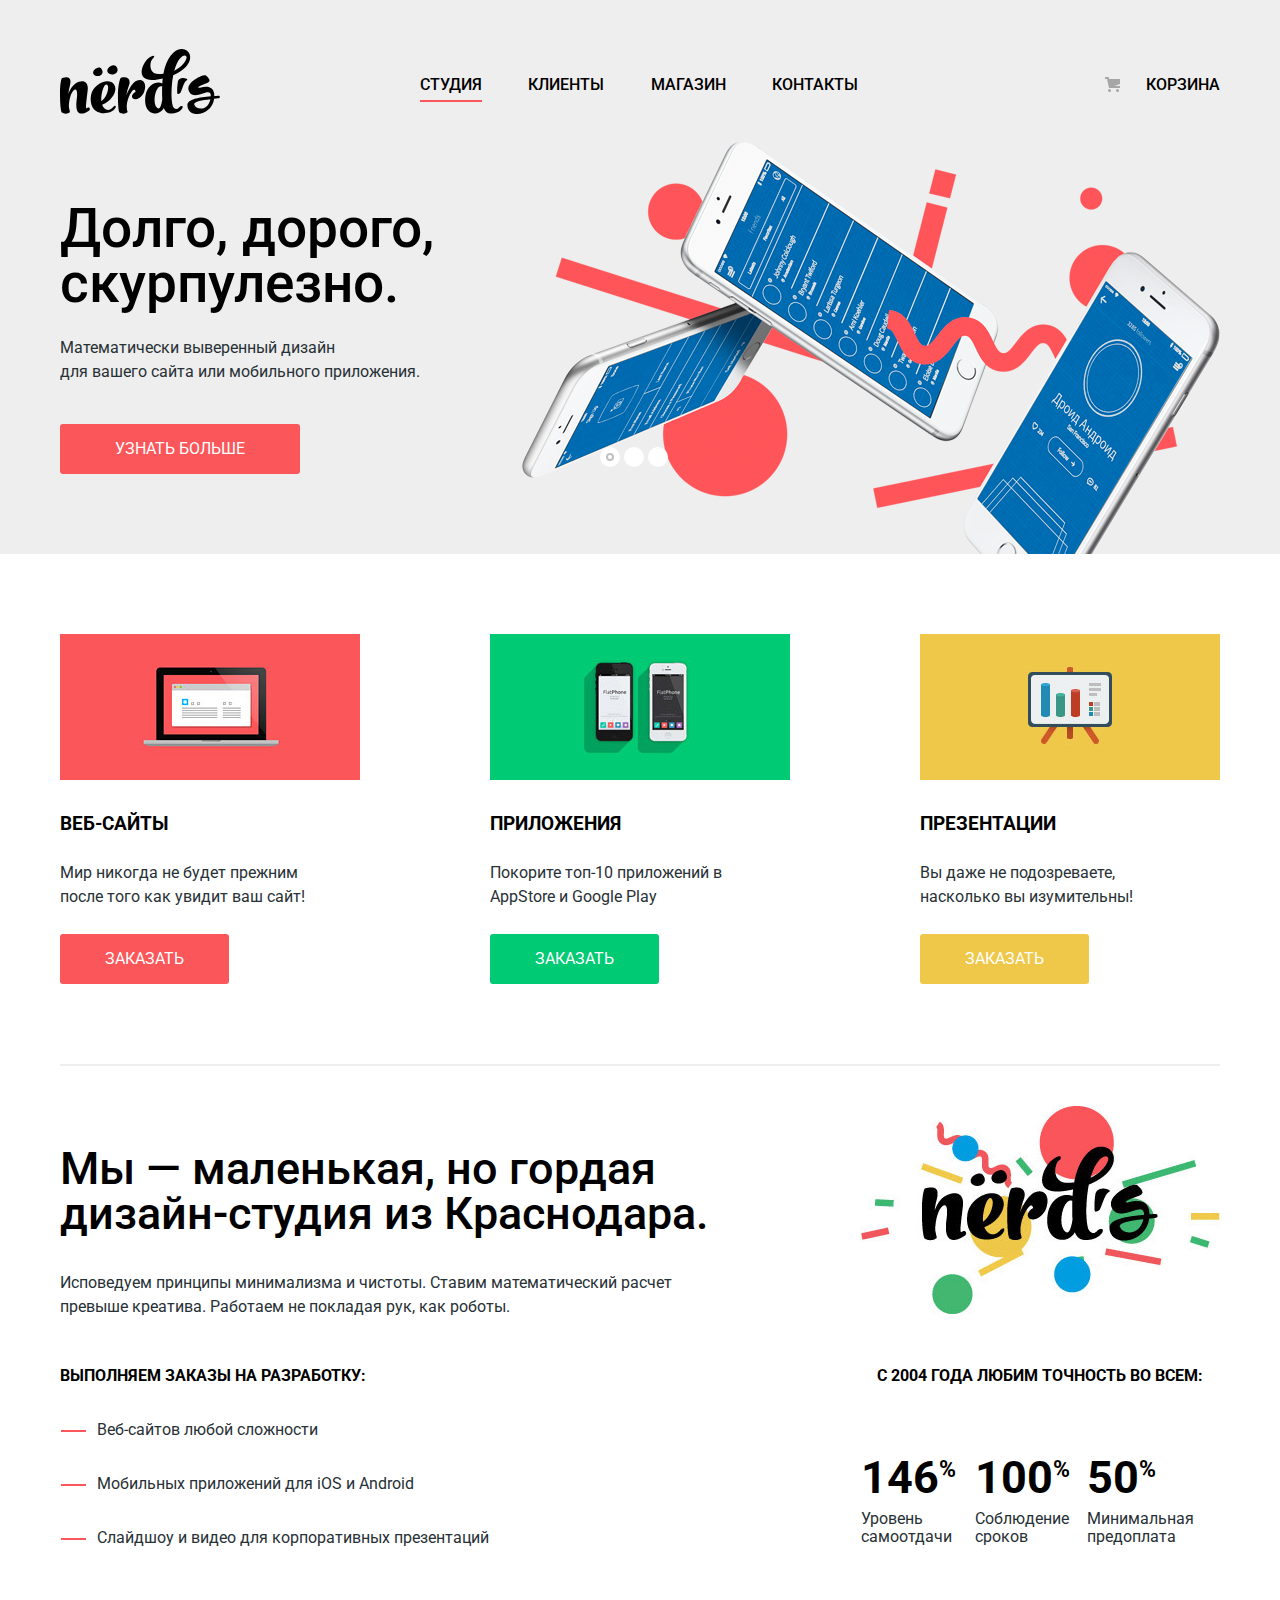
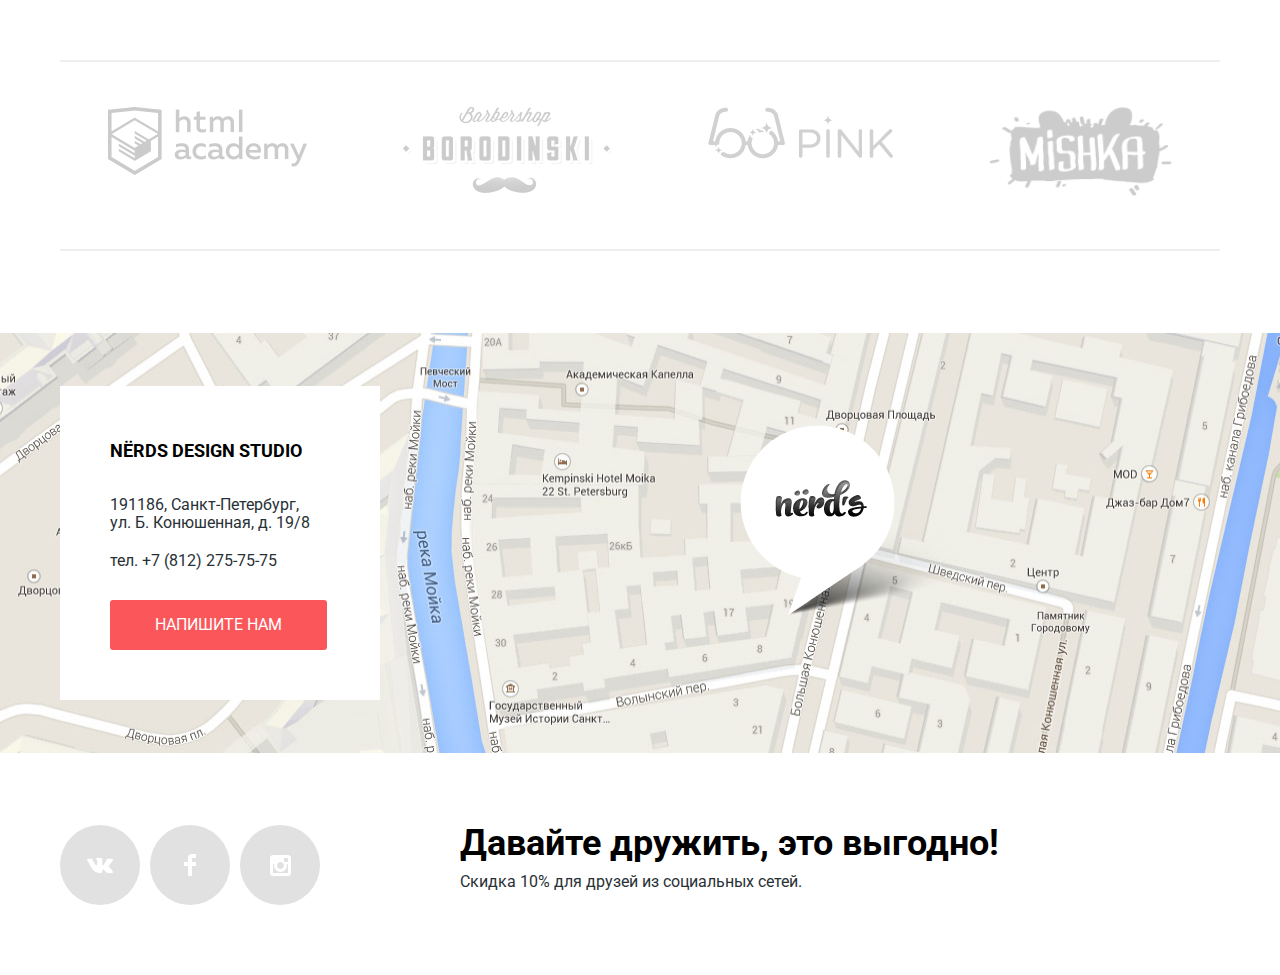
<file: index.html>
<!DOCTYPE html>
<html lang="en">
<head>
	<meta charset="UTF-8">
	<meta name="viewport" content="width=device-width, initial-scale=1.0">
	<title>Nerds</title>
	<link rel="stylesheet" href="css/style.css">
	<link href="https://fonts.googleapis.com/css?family=Roboto:400,500,700&amp;subset=cyrillic" rel="stylesheet">
</head>
<body>
	<h1 class="visually-hidden">Веб-студия НЕРДС!</h1>
	<header class="page-header">
		<div class="container">
			<div class="flex-wrapper">
				<a class="logo__link page-header__logo logo">
					<img class="logo__image" src="img/nerds-logo.svg" alt="Студия Нердс" width="160" height="65">
				</a>
				<nav class="main-nav">
					<ul class="site-nav main-nav__site-nav">
						<li class="site-nav__item">
							<a class="site-nav__link current__link" href="#">Студия</a>
						</li>
						<li class="site-nav__item">
							<a class="site-nav__link" href="#">Клиенты</a>
						</li>
						<li class="site-nav__item">
							<a class="site-nav__link" href="catalog.html">Магазин</a>
						</li>
						<li class="site-nav__item">
							<a class="site-nav__link" href="#">Контакты</a>
						</li>
					</ul>
					<ul class="user-nav main-nav__user-nav">
						<li class="user-nav__item">
							<a class="user-nav__link " href="#">Корзина</a>
						</li>
					</ul>
				</nav>
			</div>
			<div class="slider">
				<input id="slide-1" type="radio" value="slide1" name="slide" checked>
				<input id="slide-2" type="radio" value="slide2" name="slide">
				<input id="slide-3" type="radio" value="slide3" name="slide">
				<div class="slider__toggles">
					<label class="slider__toggle" for="slide-1"></label>
					<label class="slider__toggle" for="slide-2"></label>
					<label class="slider__toggle" for="slide-3"></label>
				</div>
				<ul class="slider__list">
					<li class="slider__item">
							<p class="slider__title">Долго, дорого,<br> скурпулезно.</p>
							<p class="slider__text">
								Математически выверенный дизайн<br> для вашего сайта или мобильного приложения.
							</p>
							<a class="slider__button button" href="#">Узнать больше</a>
					</li>
					<li class="slider__item">
						<p class="slider__title">Любим математику<br> как никто другой</p>
						<p class="slider__text">
							Никакого креатива, только математические формулы<br> для расчета идеальных пропорций.
						</p>
						<a class="slider__button button" href="#">Узнать больше</a>
					</li>
					<li class="slider__item">
							<p class="slider__title">Только ночь,<br> только хардкор</p>
							<p class="slider__text">
								Работать днем, как все? Мы против этого.<br> Ближе к полуночи работа только начинается.
							</p>
							<a class="slider__button button" href="#">Узнать больше</a>
					</li>
				</ul>
			</div>
		</div>
	</header>

	<main class="container">
		<section class="features">
			<ul class="feature-list">
				<li class="feature-list__item">
					<img class="feature-list__image" src="img/illustration-1.jpg" alt="Веб-сайты" width="300" height="146">
					<h3 class="feature-list__title">Веб-сайты</h3>
					<p class="feature-list__text">
					Мир никогда не будет прежним после того как увидит ваш сайт!
					</p>
					<a class="button" href="#">Заказать</a>
				</li>
				<li class="feature-list__item">
					<img class="feature-list__image" src="img/illustration-2.jpg" alt="Веб-сайты" width="300" height="146">
					<h3 class="feature-list__title">Приложения</h3>
					<p class="feature-list__text">
					Покорите топ-10 приложений в AppStore и Google Play
					</p>
					<a class="button feature-list__button--app" href="#">Заказать</a>
				</li>
				<li class="feature-list__item">
					<img class="feature-list__image" src="img/illustration-3.jpg" alt="Веб-сайты" width="300" height="146">
					<h3 class="feature-list__title">Презентации</h3>
					<p class="feature-list__text">
					Вы даже не подозреваете, насколько вы изумительны!
					</p>
					<a class="button feature-list__button--presentation" href="#">Заказать</a>
				</li>
			</ul>
		</section>

		<section class="studio">
			<h2 class="visually-hidden">Информация о веб-студии Нердс</h2>
			<p class="studio__title">Мы — маленькая, но гордая дизайн-студия из Краснодара.</p>
			<p class="studio__text">
				Исповедуем принципы минимализма и чистоты. Ставим математический расчет превыше креатива. Работаем не покладая рук, как роботы.
			</p>
			<div class="studio__columns">
				<div>
					<h3 class="studio-list__title">Выполняем заказы на разработку:</h3>
					<ul class="studio-list">
						<li class="studio-list__item">Веб-сайтов любой сложности</li>
						<li class="studio-list__item">Мобильных приложений для iOS и Android</li>
						<li class="studio-list__item">Слайдшоу и видео для корпоративных презентаций</li>
					</ul>
				</div>
				<div>
					<h3 class="studio-table__title">с 2004 года Любим точность во всем:</h3>
					<table class="studio__stats">
						<tr>
							<td class="stats__title">146<span>%</span></td>
							<td class="stats__title">100<span>%</span></td>
							<td class="stats__title">50<span>%</span></td>
						</tr>
						<tr>
							<td class="stats__text">Уровень самоотдачи</td>
							<td class="stats__text">Соблюдение сроков</td>
							<td class="stats__text">Минимальная предоплата</td>
						</tr>
					</table>
				</div>
			</div>
		</section>

		<section class="partners">
			<h2 class="visually-hidden">Наши партнеры</h2>
			<ul class="partners__list">
				<li class="partner__item">
					<a class="partner__link" href="#"><img class="partner__image" src="img/logo-1.png" alt="htmlacademy.ru" width="199" height="68"></a>
				</li>
				<li class="partner__item">
					<a class="partner__link" href="#"><img class="partner__image" src="img/logo-2.png" alt="borodinski.ru" width="209" height="90"></a>
				</li>
				<li class="partner__item">
					<a class="partner__link" href="#"><img class="partner__image" src="img/logo-3.png" alt="pink.ru" width="185" height="52"></a>
				</li>
				<li class="partner__item">
					<a class="partner__link" href="#"><img class="partner__image" src="img/logo-4.png" alt="mishka.ru" width="183" height="84"></a>
				</li>
			</ul>
		</section>
		</main>

		<section class="contacts">
			<div class="contacts-wrapper container">
				<img class="contacts__map-marker" src="img/map-marker.png" alt="#" width="231" height="190">
				<h2 class="visually-hidden">Наш адрес и схема проезда</h2>
				<div class="write-us">
					<h3 class="write-us__title">NЁRDS DESIGN STUDIO</h3>
					<p class="write-us__adress">
						191186, Санкт-Петербург,<br>
						ул. Б. Конюшенная, д. 19/8
					</p>
					<p class="write-us__tel">
						тел. +7 (812) 275-75-75
					</p>
					<a class="button contacts__link" href="#">Напишите нам</a>
				</div>
			</div>
		</section>

	<footer class="page-footer container">
		<ul class="social__list">
			<li class="social__item">
				<a class="social__link social__link--vk" href="vk.com"><span class="visually-hidden">Вконтакте</span></a>
			</li>
			<li class="social__item">
				<a class="social__link social__link--fb" href="vk.com"><span class="visually-hidden">Фейсбук</span></a>
			</li>
			<li class="social__item">
				<a class="social__link social__link--inst" href="vk.com"><span class="visually-hidden">Инстаграм</span></a>
			</li>
		</ul>
		<div class="slogan">
			<p class="slogan__title">
				Давайте дружить, это выгодно!
			</p>
			<p class="slogan__text">
				Скидка 10% для друзей из социальных сетей.
			</p>
		</div>
	</footer>

	<section class="modal container ">
		<h2 class="modal__title">Напишите нам</h2>
		<form class="modal__form" action="https://echo.htmlacademy.ru" method="post">
			<p class="form__item">
				<label class="form__item-title" for="name-field">Ваше имя:</label>
				<input id="name-field" type="text" name="name" placeholder="Имя фамилия">
			</p>
			<p class="form__item">
				<label class="form__item-title" for="mail-field">Ваш e-mail:</label>
				<input id="mail-field" type="email" name="mail" placeholder="email@example.ru">
			</p>
			<p class="form__item">
				<label class="form__item-title" for="message-field">Текст письма:</label>
				<textarea name="message" id="message-field" cols="30" rows="5" placeholder="В свободной форме"></textarea>
			</p>
				<button class="button button__form" type="submit">Отправить</button>
		</form>
		<button class="modal__close" type="button">Закрыть</button>
	</section>

	<script src="js/script.js"></script>
</body>
</html>
</file>
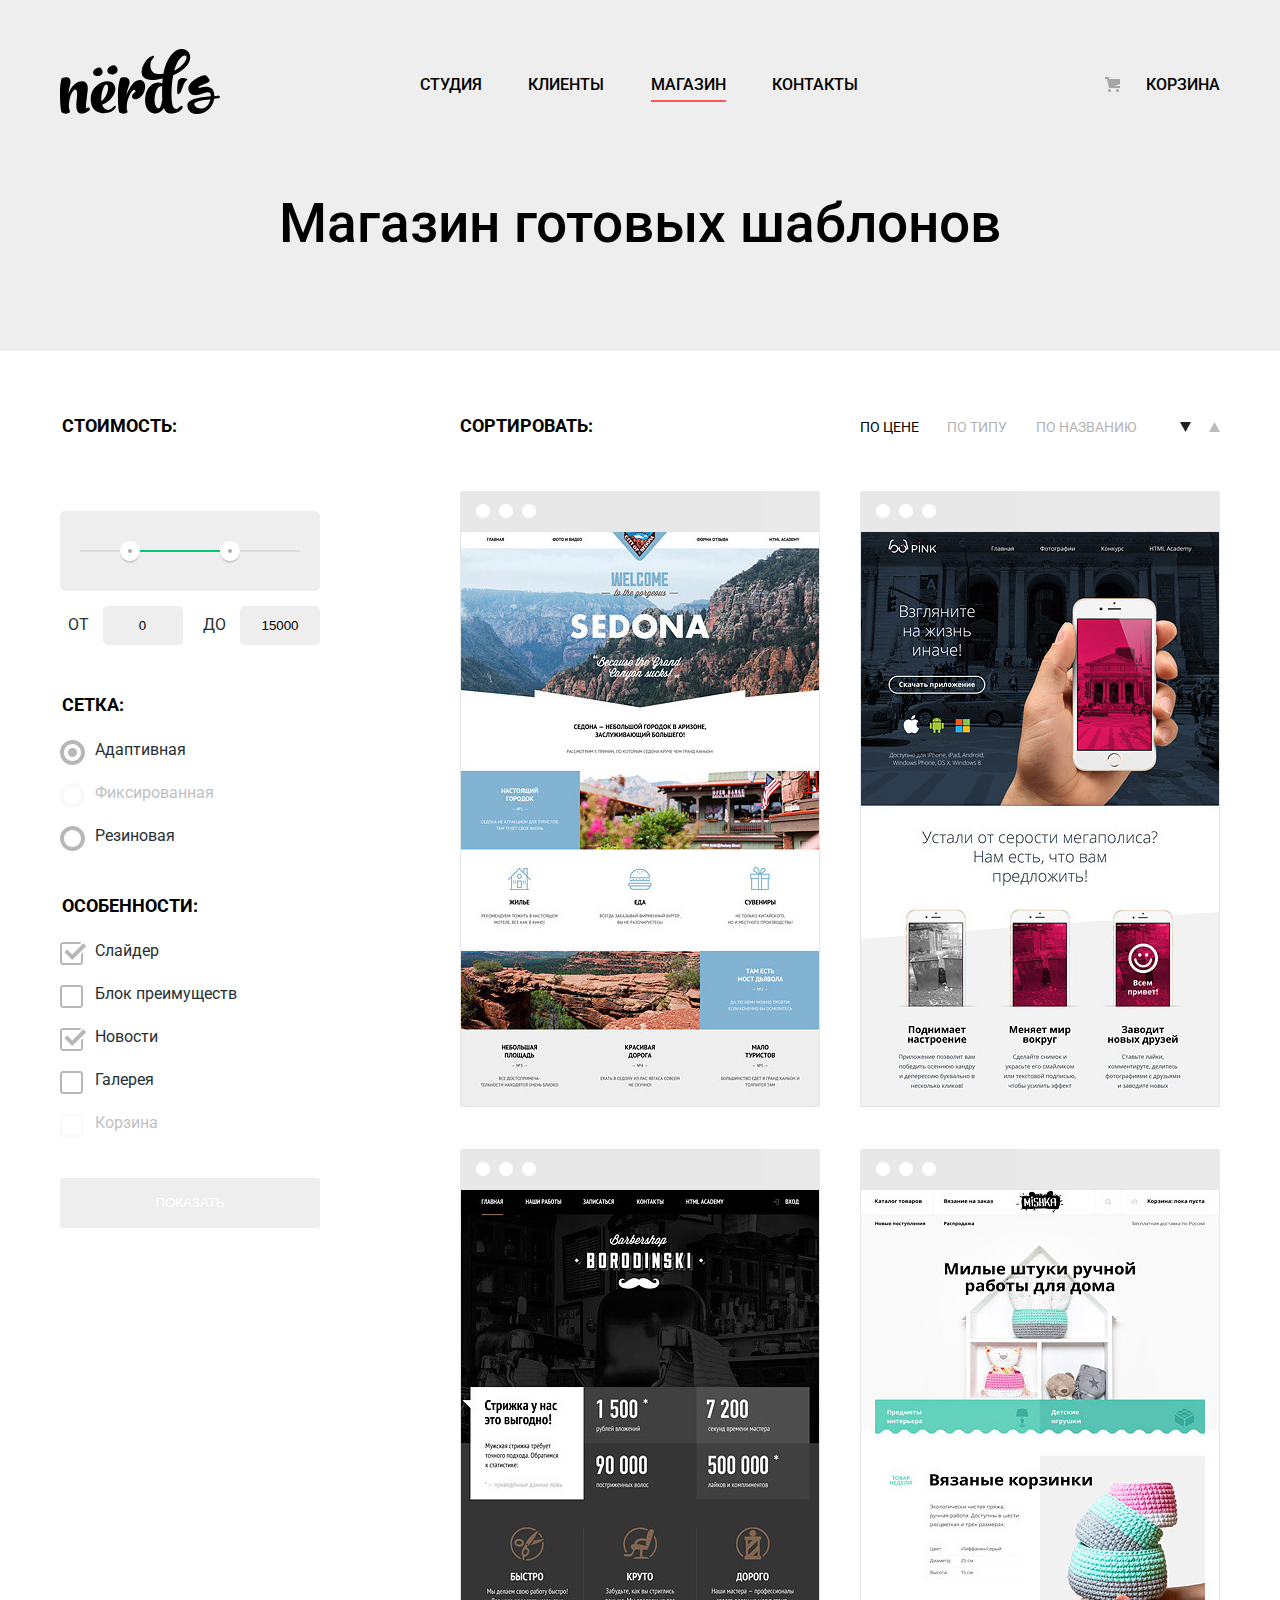
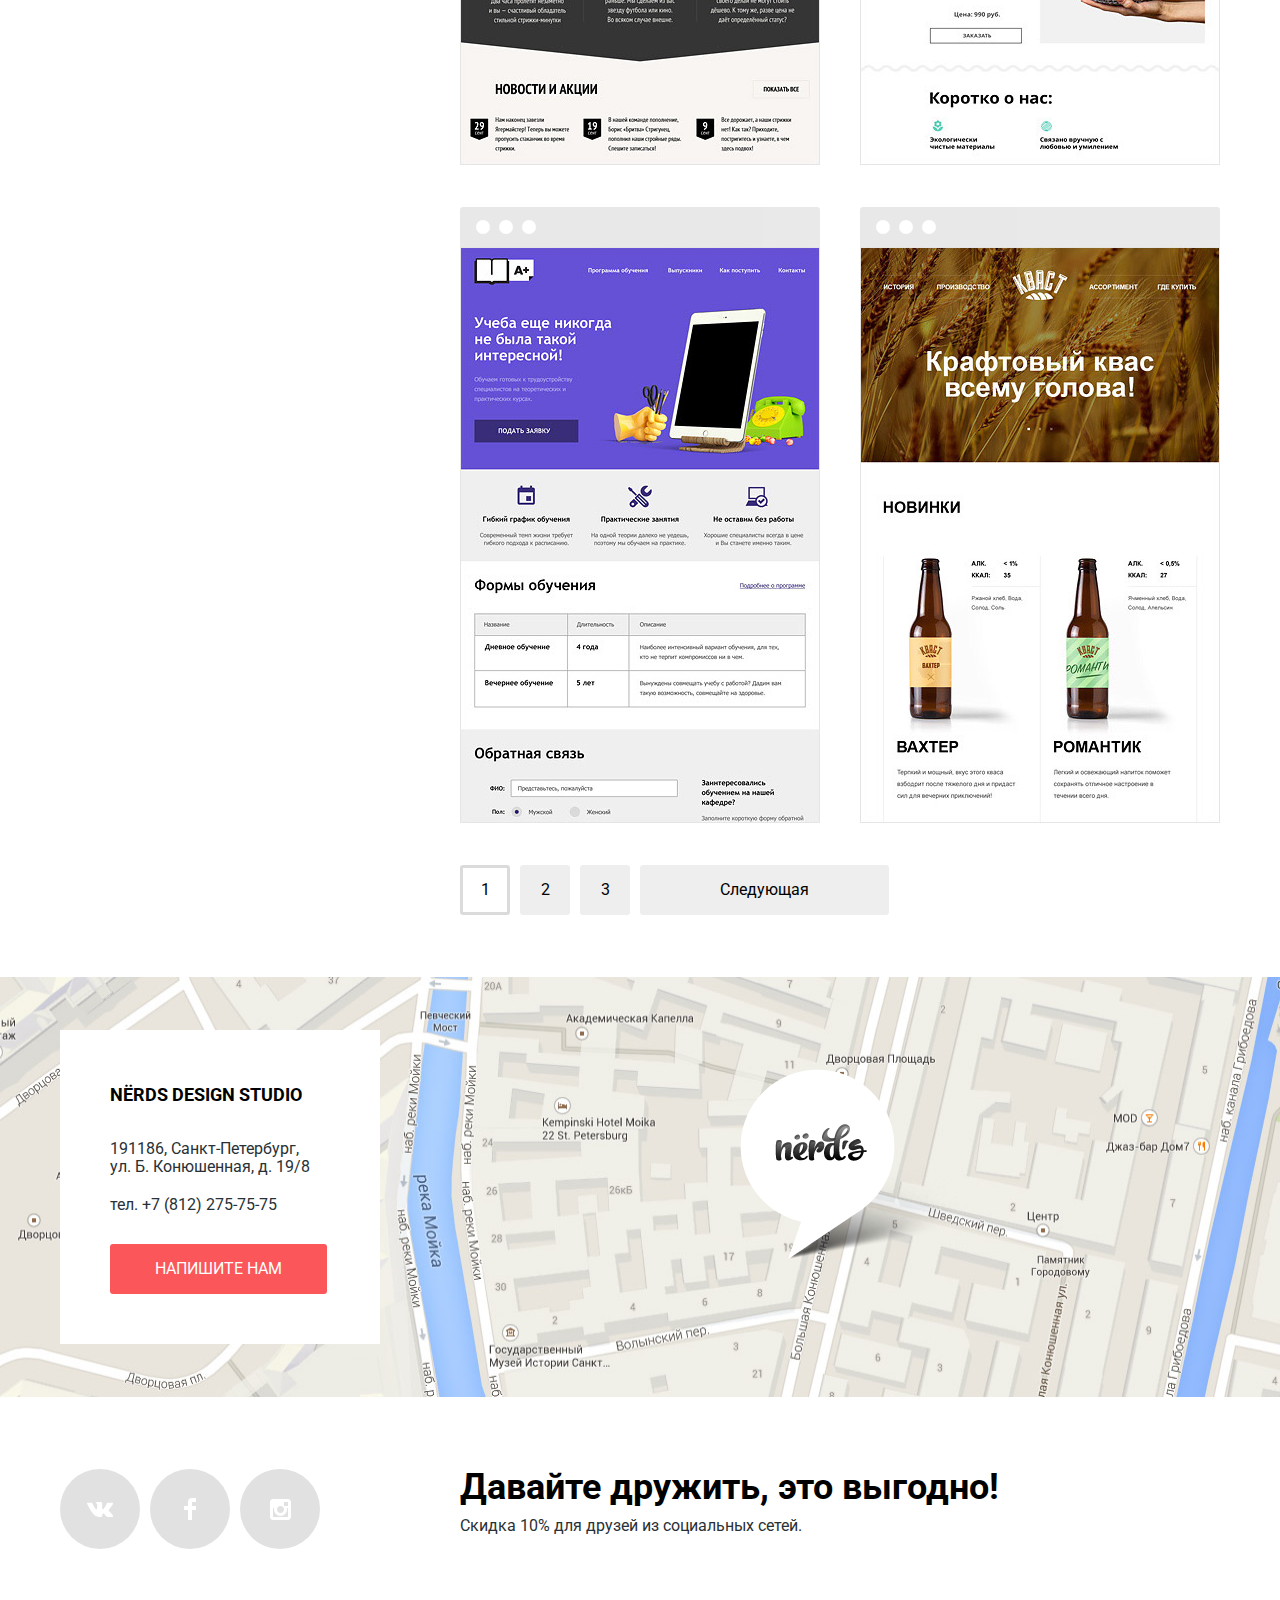
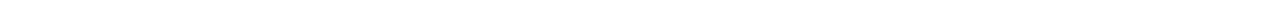
<file: catalog.html>
<!DOCTYPE html>
<html lang="en">
<head>
	<meta charset="UTF-8">
	<meta name="viewport" content="width=device-width, initial-scale=1.0">
	<title>Nerds</title>
	<link rel="stylesheet" href="css/style.css">
	<link href="https://fonts.googleapis.com/css?family=Roboto:400,500,700&amp;subset=cyrillic" rel="stylesheet">
</head>
<body>
	<header class="page-header">
		<div class="container">
			<div class="flex-wrapper">
				<a class="logo__link page-header__logo logo" href="index.html">
					<img class="logo__image" src="img/nerds-logo.svg" alt="Студия Нердс" width="160" height="65">
				</a>
				<nav class="main-nav">
					<ul class="site-nav main-nav__site-nav">
						<li class="site-nav__item">
							<a class="site-nav__link" href="index.html">Студия</a>
						</li>
						<li class="site-nav__item">
							<a class="site-nav__link" href="#">Клиенты</a>
						</li>
						<li class="site-nav__item">
							<a class="site-nav__link current__link" href="#">Магазин</a>
						</li>
						<li class="site-nav__item">
							<a class="site-nav__link" href="#">Контакты</a>
						</li>
					</ul>
					<ul class="user-nav main-nav__user-nav">
						<li class="user-nav__item">
							<a class="user-nav__link " href="#">Корзина</a>
						</li>
					</ul>
				</nav>
			</div>
			<h1 class="page-header__title">Магазин готовых шаблонов</h1>
		</div>
	</header>
	<main class="main-inner container">
		<h2 class="visually-hidden">Каталог шаблонов</h2>
		<div class="catalog__wrapper">
			<section class="filters">
				<h2 class="visually-hidden">Фильтр товаров</h2>
				<form class="filters-form" action="http://echo.htmlacademy.ru" method="get">
					<fieldset class="filters-form__item">
						<legend>
							<h3 class="filters-form__title">Стоимость:</h3>
						</legend>
						<div class="range-filter">
							<div class="range-filter__range-controls">
								<div class="range-filter__scale">
									<div class="range-filter__bar"></div>
								</div>
								<div class="range-filter__toggle range-filter__toggle--min"></div>
								<div class="range-filter__toggle range-filter__toggle--max"></div>
							</div>
							<div class="range-filter__price-controls">
								<label class="range-filter__price range-filter__price--min">
									От
									<input type="text" value="0">
								</label>
								<label class="range-filter__price range-filter__price--max">
									До
									<input type="text" value="15000">
								</label>
							</div>
						</div>
					</fieldset>
				
				<fieldset class="filters-form__item">
					<legend>
						<h3 class="filters-form__title">Сетка:</h3>
					</legend>
					<input id="responsive-radio" type="radio" name="grid" value="responsive" checked>
					<label class="filter__radio" for="responsive-radio">Адаптивная</label>
					<input id="fixed-radio" type="radio" name="grid" value="fixed" disabled>
					<label class="filter__radio" for="fixed-radio">Фиксированная</label>
					<input id="rubber-radio" type="radio" name="grid" value="rubber">
					<label class="filter__radio" for="rubber-radio">Резиновая</label>
				</fieldset>

				<fieldset class="filters-form__item">
					<legend>
						<h3 class="filters-form__title">Особенности:</h3>
					</legend>
						<input class="visually-hidden" id="slider-field" type="checkbox" name="slider" checked>
						<label class="filter__checkbox" for="slider-field">Слайдер</label>
						<input class="visually-hidden" id="block-feature-field" type="checkbox" name="block-feature">
						<label class="filter__checkbox" for="block-feature-field">Блок преимуществ</label>					
						<input class="visually-hidden" id="news-field" type="checkbox" name="news" checked>						
						<label class="filter__checkbox" for="news-field">Новости</label>					
						<input class="visually-hidden" id="gallery-field" type="checkbox" name="gallery">						
						<label class="filter__checkbox" for="gallery-field">Галерея</label>					
						<input class="visually-hidden" id="cart-field" type="checkbox" name="cart"  disabled>						
						<label class="filter__checkbox" for="cart-field">Корзина</label>					
						
					
				</fieldset>
				<input class="filter__button button" type="submit" value="Показать">
				</form>
			</section>
			<section class="catalog">
				<h2 class="visually-hidden">Галерея товаров</h2>
				<div class="catalog__sorting">
					<h3 class="sorting__title">Сортировать:</h3>
					<ul class="sorting__list">
						<li class="sorting__item">
							<a class="sorting__link sorting__link--active" href="#">по цене</a>
						</li>
						<li class="sorting__item">
							<a class="sorting__link" href="#">по типу</a>
						</li>
						<li class="sorting__item">
							<a class="sorting__link" href="#">по названию</a>
						</li>
						<li class="sorting__item">
							<a class="sorting__link sorting__link--active" href="#">
								<span class="visually-hidden">по убыванию</span>
								<img class="link__image" src="img/icon-down-dir.svg" alt="" width="11" height="10">
							</a>
							<a class="sorting__link" href="#">
								<span class="visually-hidden">по возрастанию</span>
								<img class="link__image" src="img/icon-up-dir.svg" alt="" width="11" height="10">
							</a>
						</li>
					</ul>
				</div>
				<div class="catalog__gallery">
					<ul class="gallery__list">
						<li class="gallery__item">
							<div class="item__top">
								<span class="top__title"></span>
							</div>
							<img class="item__image" src="img/img-sedona.jpg" alt="" width="360" height="576">
							<div class="item__about-product">
								<h4 class="about-product__title">Sedona</h4>
								<p class="about-product__text">Информационный сайт для туристов</p>
								<a class="about-product__link button" href="#">9 900 руб.</a>
							</div>
						</li>
							<li class="gallery__item">
							<div class="item__top">
								<span class="top__title"></span>
							</div>
							<img class="item__image" src="img/img-pink.jpg" alt="" width="360" height="576">
							<div class="item__about-product">
								<h4 class="about-product__title">Pink App</h4>
								<p class="about-product__text">Продуктовый лендинг приложения для iOS и Android</p>
								<a class="about-product__link button" href="#">9 900 руб.</a>
							</div>
						</li>
							<li class="gallery__item">
							<div class="item__top">
								<span class="top__title"></span>
							</div>
							<img class="item__image" src="img/img-barbershop.jpg" alt="" width="360" height="576">
							<div class="item__about-product">
								<h4 class="about-product__title">Barbershop</h4>
								<p class="about-product__text">Сайт салоны красоты. Для мужчин, да.</p>
								<a class="about-product__link button" href="#">9 900 руб.</a>
							</div>
						</li>
							<li class="gallery__item">
							<div class="item__top">
								<span class="top__title"></span>
							</div>
							<img class="item__image" src="img/img-mishka.jpg" alt="" width="360" height="576">
							<div class="item__about-product">
								<h4 class="about-product__title">Mishka</h4>
								<p class="about-product__text">Интернет-магазин вязаных игрушек</p>
								<a class="about-product__link button" href="#">9 900 руб.</a>
							</div>
						</li>
							<li class="gallery__item">
							<div class="item__top">
								<span class="top__title"></span>
							</div>
							<img class="item__image" src="img/img-aplus.jpg" alt="" width="360" height="576">
							<div class="item__about-product">
								<h4 class="about-product__title">A plus</h4>
								<p class="about-product__text">Лендинг курсов повышения квалификации</p>
								<a class="about-product__link button" href="#">9 900 руб.</a>
							</div>
						</li>
							<li class="gallery__item">
							<div class="item__top">
								<span class="top__title"></span>
							</div>
							<img class="item__image" src="img/img-kvast.jpg" alt="" width="360" height="576">
							<div class="item__about-product">
								<h4 class="about-product__title">Kvast</h4>
								<p class="about-product__text">Промо-сайт производителя крафтового кваса</p>
								<a class="about-product__link button" href="#">9 900 руб.</a>
							</div>
						</li>
					</ul>
				</div>
				<div class="catalog__pagination">
					<ul class="pagination__list">
						<li class="pagination__item">
							<a class="pagination__link pagination__link--active">1</a>
						</li>
						<li class="pagination__item">
							<a class="pagination__link" href="">2</a>
						</li>
						<li class="pagination__item">
							<a class="pagination__link" href="">3</a>
						</li>
						<li class="pagination__item">
							<a class="pagination__link" href="">Следующая</a>
						</li>
					</ul>
				</div>
			</section>
		</div>
	</main>

	<section class="contacts">
			<div class="contacts-wrapper container">
				<img class="contacts__map-marker" src="img/map-marker.png" alt="#" width="231" height="190">
				<h2 class="visually-hidden">Наш адрес и схема проезда</h2>
				<div class="write-us">
					<h3 class="write-us__title">NЁRDS DESIGN STUDIO</h3>
					<p class="write-us__adress">
						191186, Санкт-Петербург,<br>
						ул. Б. Конюшенная, д. 19/8
					</p>
					<p class="write-us__tel">
						тел. +7 (812) 275-75-75
					</p>
					<a class="button contacts__link" href="#">Напишите нам</a>
				</div>
			</div>
		</section>

	<footer class="page-footer container">
		<ul class="social__list">
			<li class="social__item">
				<a class="social__link social__link--vk" href="vk.com"><span class="visually-hidden">Вконтакте</span></a>
			</li>
			<li class="social__item">
				<a class="social__link social__link--fb" href="vk.com"><span class="visually-hidden">Фейсбук</span></a>
			</li>
			<li class="social__item">
				<a class="social__link social__link--inst" href="vk.com"><span class="visually-hidden">Инстаграм</span></a>
			</li>
		</ul>
		<div class="slogan">
			<p class="slogan__title">
				Давайте дружить, это выгодно!
			</p>
			<p class="slogan__text">
				Скидка 10% для друзей из социальных сетей.
			</p>
		</div>
	</footer>

	<section class="modal container ">
		<h2 class="modal__title">Напишите нам</h2>
		<form class="modal__form" action="https://echo.htmlacademy.ru" method="post">
			<p class="form__item">
				<label class="form__item-title" for="name-field">Ваше имя:</label>
				<input id="name-field" type="text" name="name" placeholder="Имя фамилия">
			</p>
			<p class="form__item">
				<label class="form__item-title" for="mail-field">Ваш e-mail:</label>
				<input id="mail-field" type="email" name="mail" placeholder="email@example.ru">
			</p>
			<p class="form__item">
				<label class="form__item-title" for="message-field">Текст письма:</label>
				<textarea name="message" id="message-field" cols="30" rows="5" placeholder="В свободной форме"></textarea>
			</p>
				<button class="button button__form" type="submit">Отправить</button>
		</form>
		<button class="modal__close" type="button">Закрыть</button>
	</section>

	<script src="js/script.js"></script>
</body>
</html>
</file>
<file: css/style.css>
* {
	box-sizing: border-box;
}

body {
	margin: 0;
	padding: 0;

	font-family: "Roboto", Arial, sans-serif;
	font-size: 16px;
	line-height: 24px;
	font-weight: 400;
	color: #283136;
}

h1, h2, h3 {
	font-weight: 700;
	color: #000;
	text-transform: uppercase;
}

a {
	text-decoration: none;
}

img {
	max-width: 100%;
	height: auto;
}

.visually-hidden {
	position: absolute;
	width: 1px;
	height: 1px;
	margin: -1px;
	padding: 0;
	border: 0;
	clip: rect(0,0,0,0);
	overflow: hidden;
}

.container {
	width: 1200px;
	margin: 0 auto;
	padding: 0 20px;
}

.button {
	display: inline-block;
	margin: 0;
	padding: 16px 45px;
	
	line-height: 18px;
	text-transform: uppercase;
	color: #fff;
	background-color: #fb565a;
	border-radius: 3px;
}

.button:hover {
	background-color: #e74246;
}

.button:active {
	background-color: #d7373b;
	color: rgba(255, 255, 255, 0.3);
	box-shadow: 0 2px 0 rgba(0, 0, 0, 0.1) inset;
}

/*************HEADER*****************/

.page-header {
	margin: 0;
	padding: 0;
	padding-top: 49px;

	background-color: #eee;
}

.page-header__title {
	margin: 0;
	padding-top: 75px;
	padding-bottom: 100px;

	text-align: center;
	font-size: 55px;
	line-height: 55px;
	text-transform: none;
	font-weight: 500;
}

.flex-wrapper {
	display: flex;
	flex-wrap: wrap;
	align-items: center;
	justify-content: space-between;
	margin: 0;
	padding: 0;
}

.logo {
	padding: 0;
	margin: 0;
	width: 160px;
}

.logo:hover {
	opacity: 0.8;
}

.main-nav,
.site-nav,
.user-nav {
	display: flex;
	flex-wrap: wrap;
	justify-content: space-between; 
	padding: 0;
	margin: 0;

	list-style: none;
}

.main-nav {
	width: 800px;
}

.site-nav {
	width: 438px;
}

.site-nav__link,
.user-nav__link {
	position: relative;
	display: block;
	margin: 0;
	padding: 0;

	color: #000;
	line-height: 30px;
	font-weight: 500;
	text-transform: uppercase;
}

.site-nav__link:hover,
.user-nav__link:hover {
	color: #fb565a;
}

.logo:active {
	opacity: 0.3;
}

.site-nav__link:active,
.user-nav__link:active {
	color: rgba(0, 0, 0, 0.3);
}

.current__link:after {
	content: "";
	position: absolute;
	display: block;
	height: 2px;
	left: 0;
	right: 0;

	background-color: #fb565a;
}

.user-nav__link {
	padding-left: 41px;
}

.user-nav__link:before {
	content: "";
	position: absolute;
	width: 18px;
	height: 18px;
	top: 7px;
	left: 0;
	
	background-image: url(../img/cart-icon.svg);
	background-repeat: no-repeat;
}

.user-nav__link:hover:before
 {
	opacity: 1;
}

.user-nav__link:active:before {
	opacity: 1;
}
/*********slider***********/
.slider {
	position: relative;
}

.slider__list {
	padding: 0;
	margin: 0;

	list-style: none;
}

.slider__item {
	margin: 0;
	padding: 80px 0;

	background-repeat: no-repeat;
	background-position: right bottom;
}

.slider__title {
	margin: 0;
	margin-bottom: 25px;
	padding: 0;

	font-size: 55px;
	line-height: 55px;
	font-weight: 500;
	color: #000;
}

.slider__text {
	margin-bottom: 40px;
}

.slider__item:nth-child(2) {
	display: none;
	background-image: url(../img/slide2.png);
}

.slider__item:last-child {
	display: none;
	background-image: url(../img/slide3.png);
}

.slider__item:first-child {
	display: none;
	background-image: url(../img/slide1.png);
}

.slider__button {
	padding: 16px 55px;
}

.slider__toggles {
	position: absolute;
	left: 50%;
	bottom: 80px;
	margin-left: -40px;

	width: 80px;
}

.slider__toggle {
	position: relative;
	margin: 0;
	padding: 0;
	display: inline-block;
	width: 20px;
	height: 20px;

	border-radius: 100%;
	background-color: #fff;
	cursor: pointer;
}

input[type="radio"] {
	display: none;
}

#slide-1:checked ~ .slider__toggles label[for="slide-1"]:before,
#slide-2:checked ~ .slider__toggles label[for="slide-2"]:before,
#slide-3:checked ~ .slider__toggles label[for="slide-3"]:before {
	content: "";
	box-sizing: border-box;
	position: absolute;
	display: block;
	width: 8px;
	height: 8px;
	left: 50%;
	top: 50%;
	margin-top: -4px;
	margin-left: -4px;
	z-index: 10;

	border-radius: 50%;
	border: 2px solid #c1c1c1;
} 

#slide-1:checked ~ .slider__list .slider__item:first-child {
	display: block;
}

#slide-2:checked ~ .slider__list .slider__item:nth-child(2) {
	display: block;
}

#slide-3:checked ~ .slider__list .slider__item:last-child {
	display: block;
}
/********end slider********/
/*********END HEADER***********/

/*********MAIN****************/

.features {
	margin: 0;
	padding: 80px 0;

	border-bottom: 2px solid #eee;
}

.feature-list {
	display: flex;
	flex-wrap: wrap;
	justify-content: space-between;
	margin: 0;
	padding: 0;

	list-style: none;
}

.feature-list__item {
	width: 300px;
}

.feature-list__image,
.feature-list__title,
.feature-list__text {
	margin: 0;
	margin-bottom: 25px;
	padding: 0;
}


.feature-list__button--app {
	background-color: #00ca74;
}

.feature-list__button--app:hover {
	background-color: #00bc6c;
}

.feature-list__button--app:active {
	background-color: #00aa62;
}

.feature-list__button--presentation {
	background-color: #efc84a;
}

.feature-list__button--presentation:hover {
	background-color: #eab534;
}

.feature-list__button--presentation:active {
	background-color: #e5a722;
}

.studio {
	margin: 0;
	padding: 80px 0;

	border-bottom: 2px solid #eee;
	background-image: url(../img/nerds-illustration.jpg);
	background-repeat: no-repeat;
	background-position: right 40px;
}

.studio__title,
.studio__text {
	margin: 0;
	padding: 0;
	width: 660px;
}

.studio__title {
	margin-bottom: 35px;

	font-size: 45px;
	line-height: 45px;
	font-weight: 500;
	color: #000;
}

.studio__text {
	margin-bottom: 45px;
}

.studio__columns {
	display: flex;
	justify-content: space-between;
}

.studio-list__title,
.studio-table__title {
	margin: 0;
	padding: 0;
	margin-bottom: 30px;

	font-size: 16px;
	line-height: 24px;
	font-weight: 700;
}

.studio-table__title {
	text-align: center;
	margin-bottom: 50px;
}

.studio-list {
	margin: 0;
	padding: 0;

	list-style: none;
}

.studio-list__item {
	position: relative;
	margin: 0;
	padding: 0;
	padding-left: 37px;
	margin-bottom: 30px;
}

.studio-list__item:before {
	content: '';
	position: absolute;
	display: block;
	width: 25px;
	height: 2px;
	top: 12px;
	left: 1px;

	background-color: #fb565a;
}

.studio__stats {
	border-spacing: 0 25px;
	width: 360px;
}

.stats__title {
	font-size: 45px;
	font-weight: 700;
	line-height: 10.06px;
	color: #000;
}

.stats__title span {
	font-size: 22.5px;
	vertical-align: super;
}

.stats__text {
	line-height: 18px;
}

.partners {
	margin: 0;
	margin-bottom: 80px;
	padding: 45px 0;

	border-bottom: 2px solid #eee;
}

.partners__list {
	padding: 0;
	margin: 0;
	display: flex;
	flex-wrap: wrap;
	justify-content: space-around;

	list-style: none;
}

.partner__item {
	opacity: 0.2;
}

.partner__item:hover {
	opacity: 1;
}

.partner__item:active {
	opacity: 0.1;
}
/******end main**********/
.contacts {
	margin: 0;
	padding: 55px 0;

	background-image: url(../img/map.jpg);
	background-repeat: no-repeat;
	background-position: center;
	background-size: 1440px 420px;
}

.contacts-wrapper {
	position: relative;
}

.contacts__map-marker {
	position: absolute;
	left: 0;
	bottom: 85px;
	left: 700px;
}

.write-us {
	margin: 0;
	padding: 50px;
	width: 320px;

	background-color: #fff;
}

.write-us__title {
	margin: 0;
	margin-bottom: 30px;
	padding: 0;

	font-size: 18px;
	line-height: 30px;
}

.write-us__adress,
.write-us__tel {
	margin: 0;
	padding: 0;
	margin-bottom: 20px;

	line-height: 18px;
}

.write-us__tel {
	margin-bottom: 30px;
}

/********footer*********/

.page-footer {
	padding-top: 70px;
	padding-bottom: 70px;
	display: flex;
}

.social__list {
	display: flex;
	flex-wrap: wrap;
	justify-content: space-between;
	margin: 0;
	margin-right: 140px;
	padding: 0;
	width: 260px;

	list-style: none;
}

.social__link {
	display: block;
	width: 80px;
	height: 80px;
	
	background-color: #e1e1e1;
	background-position: center center;
	background-repeat: no-repeat;
	border-radius: 50%;
}

.social__link:hover {
	background-color: #e74246;
}

.social__link:active {
	background-color: #d7373b;
	box-shadow: 0 2px 0 rgba(0, 0, 0, 0.1) inset;
}

.social__link--vk {
	background-image: url(../img/vk-icon.svg);
}

.social__link--vk:active {
	background-image: url(../img/vk-icon.png);
}

.social__link--fb {
	background-image: url(../img/fb-icon.svg);
}

.social__link--fb:active {
	background-image: url(../img/fb-icon.png);
}

.social__link--inst {
	background-image: url(../img/insta-icon.svg);
}

.social__link--inst:active {
	background-image: url(../img/insta-icon.png);
}

.slogan__title {
	margin: 0;
	margin-bottom: 10px;
	padding: 0;

	color: #000;
	font-size: 36px;
	line-height: 36px;
	font-weight: 700;
}

.slogan__text {
	margin: 0;
	padding: 0;

	line-height: 22px;
}
/************end footer**********/

.modal {
	display: none;
	width: 960px;
	margin-left: -480px;
	padding: 70px 100px 85px;
	position: fixed;
	bottom: 180px;
	left: 50%;

	box-shadow: 0 0 50px rgba(0, 0, 0, 0.5);
	background-color: #fff;
}

.modal__title {
	margin: 0;
	margin-bottom: 40px;
	padding: 0;

	font-size: 45px;
	line-height: 45px;
	text-transform: none;
	font-weight: 500;
}

.modal__form {
	margin: 0;
	padding: 0;
	display: flex;
	flex-wrap: wrap;
	justify-content: space-between;
}

.form__item {
	margin: 0;
	padding: 0;
	display: flex;
	flex-direction: column;
	justify-content: space-between;
	
}

.form__item-title {
	margin: 0;
	margin-bottom: 10px;
	padding: 0;

	line-height: 18px;
	font-weight: 700;
	color: #000;
}

.form__item input[type="text"],
.form__item input[type="email"],
.modal__form textarea {
	margin: 0;
	margin-bottom: 35px;
	padding: 15px;
	width: 360px;

	border: 2px solid #d7dcde;
	border-radius: 3px;
}

.modal__form textarea {
	margin-bottom: 50px;
	width: 760px;
}

.button__form {
	padding-right: 80px;
	padding-left: 80px;

	border: none;
}

input[type="text"]:focus,
input[type="email"]:focus,
.modal__form textarea:focus {
	border: 2px solid #000;
}

input:invalid {
	border: 2px solid #e74246;
	color: #e74246;
}

.modal__close {
	position: absolute;
	width: 21px;
	height: 21px;
	top: 80px;
	right: 90px;

	font-size: 0;
	border: 0;
	cursor: pointer;
	background-color: transparent;
	background-image: url(../img/close-cross.svg);
	opacity: 0.3;
}

.modal__close:hover {
	opacity: 1;
}

.modal__close:active {
	opacity: 0.1;
}

.modal__show {
	display: block;

}

/*******catalog page********/

.main-inner {
	padding-top: 60px;
	padding-bottom: 60px;
}

.catalog__wrapper {
	display: flex;
	justify-content: space-between;
}

.filters {
	margin: 0;
	padding: 0;
	width: 260px;
}

.filters-form__title,
.sorting__title {
	margin: 0;
	padding: 0;

	font-size: 18px;
	line-height: 30px;
	font-weight: 700;
}

.catalog {
	margin: 0;
	padding: 0;
	width: 760px;

}

.catalog__sorting {
	display: flex;
	justify-content: space-between;
	align-items: baseline;
}

.sorting__list {
	display: flex;
	justify-content: space-between;
	flex-wrap: wrap;
	margin: 0;
	padding: 0;
	width: 360px;

	list-style: none;
}

.sorting__item:last-child .sorting__link{
	width: 40px;
	margin-left: 15px;
}

.sorting__link {
	margin: 0;
	padding: 0;
	
	font-size: 14px;
	line-height: 18px;
	font-weight: 400;
	text-transform: uppercase;
	text-align: center;
	color: #000;
	opacity: 0.3;
}

.sorting__link:hover {
	opacity: 0.6;
}

.sorting__link:active,
.sorting__link--active {
	opacity: 1;
}

.catalog__gallery {
	margin-top: 50px;
}

.gallery__list {
	margin: 0;
	padding: 0;
	display: flex;
	justify-content: space-between;
	flex-wrap: wrap;

	list-style: none;
}

.gallery__item {
	position: relative;
	margin: 0;
	margin-bottom: 35px;
	padding: 0;
	width: 360px;
	flex: 0 0 auto;
}


.item__top {
	margin: 0;
	padding: 13px 39px;

	background-color: #4d4d4d;
	border-top-left-radius: 3px;
	border-top-right-radius: 3px;
	opacity: 0.12;
}

.top__title {
	margin: 0;
	padding: 0 ;
	display: block;
	width: 14px;
	height: 14px;

	border-radius: 50%;
	background-color: #fff;
	box-shadow: 23px 0 0 #fff, -23px 0 0 #fff;
}

.item__about-product {
	display: none;
	position: absolute;
	bottom: 0;
	margin: 0;
	padding: 30px 60px 45px;
	width: 100%;

	background-color: #eee;
	text-align: center;
}

.about-product__title {
	margin: 0;
	margin-bottom: 20px;
	padding: 0;

	font-size: 18px;
	line-height: 30px;
	font-weight: 700;
	text-transform: uppercase;
	color: #000;
}

.about-product__text {
	margin: 0;
	margin-bottom: 30px;
	padding: 0;

	line-height: 18px;
	color: #666666;
}

.about-product__link {
	padding-right: 60px;
	padding-left: 60px;
}

.gallery__item:hover .item__about-product {
	display: block;
}

.gallery__item:hover .item__top {
	opacity: 1;
}

.pagination__list {
	margin: 0;
	padding: 0;
	display: flex;
	justify-content: flex-start;
	flex-wrap: wrap;

	list-style: none;
	text-align: center;
}

.pagination__link {
	margin: 0;
	margin-right: 10px;
	padding: 14px 0;
	display: block;
	overflow: hidden;
	width: 50px;
	height: 50px;

	font-size: 16px;
	line-height: 22px;
	color: #000;
	text-align: center;
	
	border-radius: 3px;
	background-color: #eeeeee;
}

.pagination__item:last-child .pagination__link {
	width: auto;
	padding-left: 80px;
	padding-right: 80px;
}

.pagination__link:hover:not(.pagination__link--active) {
	background-color: #dfdfdf;
}

.pagination__link:active:not(.pagination__link--active) {
	box-shadow: 0 2px 0 #bfbfbf inset;
	background-color: #d5d5d5;
	color: rgba(0, 0, 0, 0.3);
}
.pagination__link--active {
	padding: 11px 0;
	border: 3px solid #dbdbdb;
	background-color: transparent;
}

.filters-form__item {
	margin: 0;
	margin-bottom: 45px;
	padding: 0;
	
	border: none;
}


.filters-form__title {
	margin: 0px 0;
	margin-bottom: 20px;
	padding: 0;
}


.range-filter {
	margin-top: 50px;
}

.range-filter__range-controls {
	position: relative;
	height: 80px;
	padding-top: 39px;
	padding-left: 20px;
	padding-right: 20px;

	background-color: #eeeeee;

	border-radius: 5px;
	margin-bottom: 15px;
}

.range-filter__scale {
	height: 2px;

	background-color: #d7dcde;
}

.range-filter__bar {
	margin-left: 50px;
	height: 2px;
	width: 50%;

	background-color: #00ca74;
}

.range-filter__toggle {
	position: absolute;
	top: 30px;
	left: 0;
	width: 20px;
	height: 20px;
	padding: 0;

	border: 8px solid #fff;
	background-color: #ababab;
	border-radius: 50%;
	box-shadow: 0 2px 1px 0 #cfcfcf;
	cursor: pointer;
}

.range-filter__toggle--min {
	left: 60px;
}

.range-filter__toggle--max {
	left: 160px;
}
.range-filter__price-controls {
	font-size: 0;
}

.range-filter__price {
	display: inline-block;
	width: 50%;

	font-size: 16px;
	text-transform: uppercase;
	text-align: center;
	color: #283136;
}

.range-filter__price input {
	margin-left: 10px;
	padding: 10px 15px;
	width: 80px;

	text-align: center;
	border: 2px solid transparent;
	border-radius: 5px;
	background-color: #eee;
}

.range-filter__price--max {
	text-align: right;
}

.filter__radio,
.filter__checkbox {
	position: relative;
	margin: 0;
	margin-bottom: 23px;
	padding: 0 35px;
	display: block;

	font-size: 16px;
	line-height: 20px;
	font-weight: 400;
	color: #283136;
	cursor: pointer;
}

.filter__radio:last-child,
.filter__checkbox:last-child {
	margin-bottom: 0;
}

.filter__radio:before,
.filter__checkbox:before {
	position: absolute;
	content: '';
	display: block;
	width: 28px;
	height: 28px;

	top: -2px;
	left: 0;

	background-image: url('../img/radio-off.svg');
	background-repeat: no-repeat;
	background-position: left;
	opacity: 0.4
}

.filter__checkbox:before {
	background-image: url('../img/checkbox-off.svg');
}

input:checked + .filter__radio:before {
	background-image: url('../img/radio-on.svg');
}

input:checked + .filter__checkbox:before {
	background-image: url('../img/checkbox-on.svg');
}

.filter__radio:hover:before,
.filter__checkbox:hover:before {
	opacity: 1;
	color: #000;
}

input:disabled + .filter__radio,
input:disabled + .filter__checkbox {
	opacity: 0.3;
}

input:disabled + .filter__radio:before,
input:disabled + .filter__checkbox:before {
	opacity: 0.1;
}

.filter__button	{
	width: 100%;

	border: none;
	background-color: #eeeeee;
}

.filter__button:hover {
	background-color: #dfdfdf;
}

.filter__button:active {
	background-color: #d5d5d5;
}
</file>
